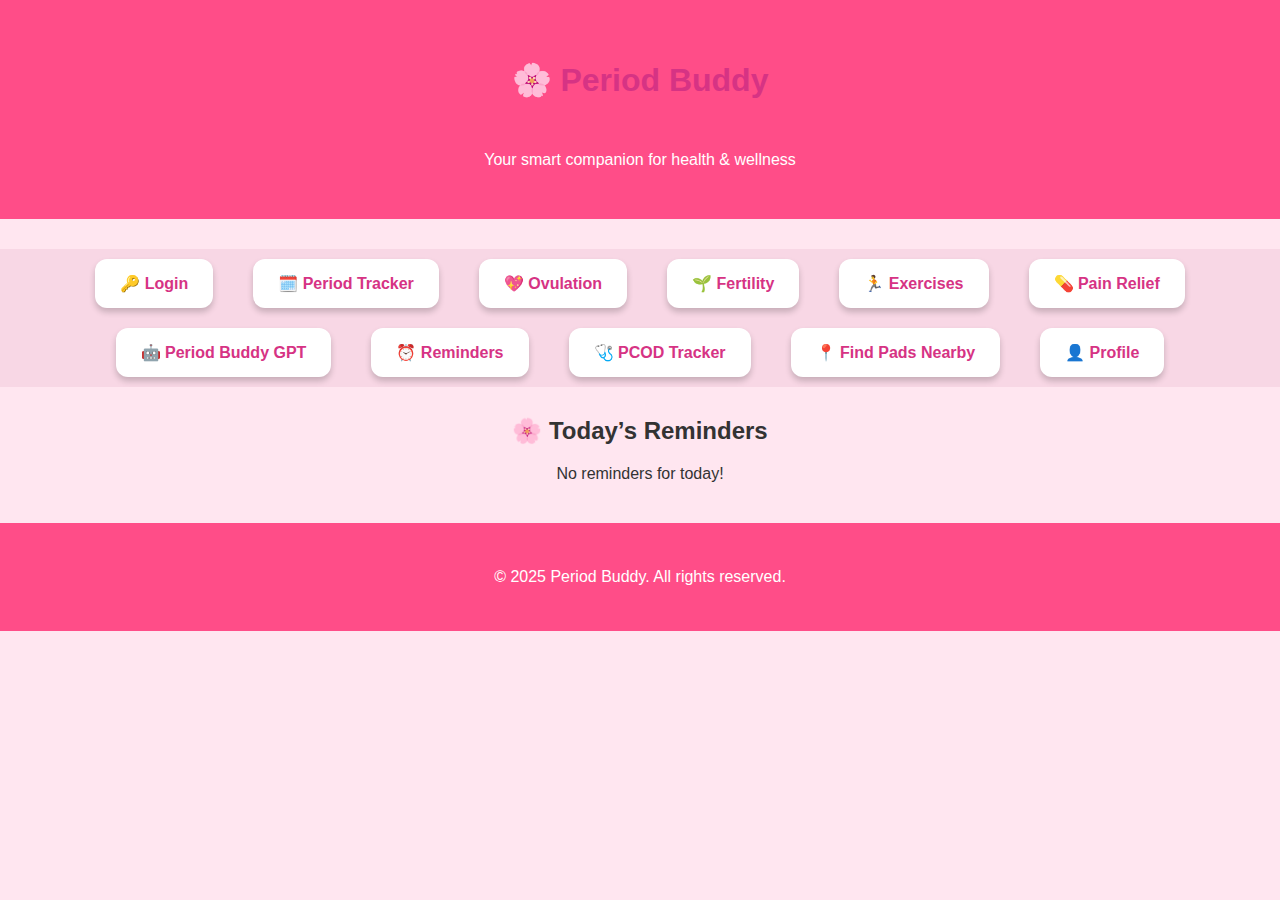
<file: index.html>
<!DOCTYPE html>
<html lang="en">
<head>
  <meta charset="UTF-8">
  <title>Period Buddy - Home</title>
  <link rel="stylesheet" href="style.css">
  <style>
    body {
      font-family: Arial, sans-serif;
      text-align: center;
      background: #ffe6f0;
      margin: 0;
      padding: 0;
    }
    header {
      background: #ff4d88;
      color: white;
      padding: 20px;
    }
    nav {
      margin: 30px auto;
      display: flex;
      flex-wrap: wrap;
      justify-content: center;
      gap: 20px;
    }
    a {
      display: inline-block;
      padding: 15px 25px;
      background: white;
      border-radius: 12px;
      text-decoration: none;
      color: #ff4d88;
      font-weight: bold;
      box-shadow: 0px 4px 6px rgba(0,0,0,0.2);
      transition: transform 0.2s, background 0.3s;
    }
    a:hover {
      background: #ffb3cc;
      transform: scale(1.05);
    }
    footer {
      margin-top: 40px;
      padding: 15px;
      background: #ff4d88;
      color: white;
    }
  </style>
</head>
<body>
  <header>
    <h1>🌸 Period Buddy</h1>
    <p>Your smart companion for health & wellness</p>
  </header>

  <nav>
    <a href="login.html">🔑 Login</a>
    <a href="periodtracker.html">🗓️ Period Tracker</a>
    <a href="ovulation.html">💖 Ovulation</a>
    <a href="fertility.html">🌱 Fertility</a>
    <a href="exercises.html">🏃 Exercises</a>
    <a href="pain.html">💊 Pain Relief</a>
    <a href="periodbuddygpt.html">🤖 Period Buddy GPT</a>
    <a href="reminders.html">⏰ Reminders </a>
    <a href="pcod.html">🩺 PCOD Tracker</a>
    <a href="geotag.html">📍 Find Pads Nearby</a>
    <a href="profile.html">👤 Profile</a>

  </nav>
<div class="container">
    <h2>🌸 Today’s Reminders</h2>
    <div id="alerts">Loading reminders...</div>
  </div>

  <script>
    function showReminders() {
      const reminders = JSON.parse(localStorage.getItem('reminders')) || [];
      const alertsDiv = document.getElementById('alerts');
      alertsDiv.innerHTML = "";

      const now = new Date();
      let hasToday = false;

      reminders.forEach(reminder => {
        const reminderDateTime = new Date(reminder.date + "T" + reminder.time);
        if (reminderDateTime.toDateString() === now.toDateString()) {
          hasToday = true;

          // Display on page
          const p = document.createElement('div');
          p.className = "alert";
          p.textContent = `⏰ Today: ${reminder.type} at ${reminder.time}`;
          alertsDiv.appendChild(p);

          // Alert popup if the time is now
          const diff = reminderDateTime - now;
          if (diff >= 0 && diff < 60000) { // within 1 minute
            alert(`⏰ Reminder: ${reminder.type} at ${reminder.time}`);
          }
        }
      });

      if (!hasToday) {
        alertsDiv.textContent = "No reminders for today!";
      }
    }

    // Check reminders on page load
    showReminders();

    // Optional: check every minute for new reminders
    setInterval(showReminders, 60000);
  </script>
  <footer>
    <p>© 2025 Period Buddy. All rights reserved.</p>
  </footer>
</body>
</html>
</file>
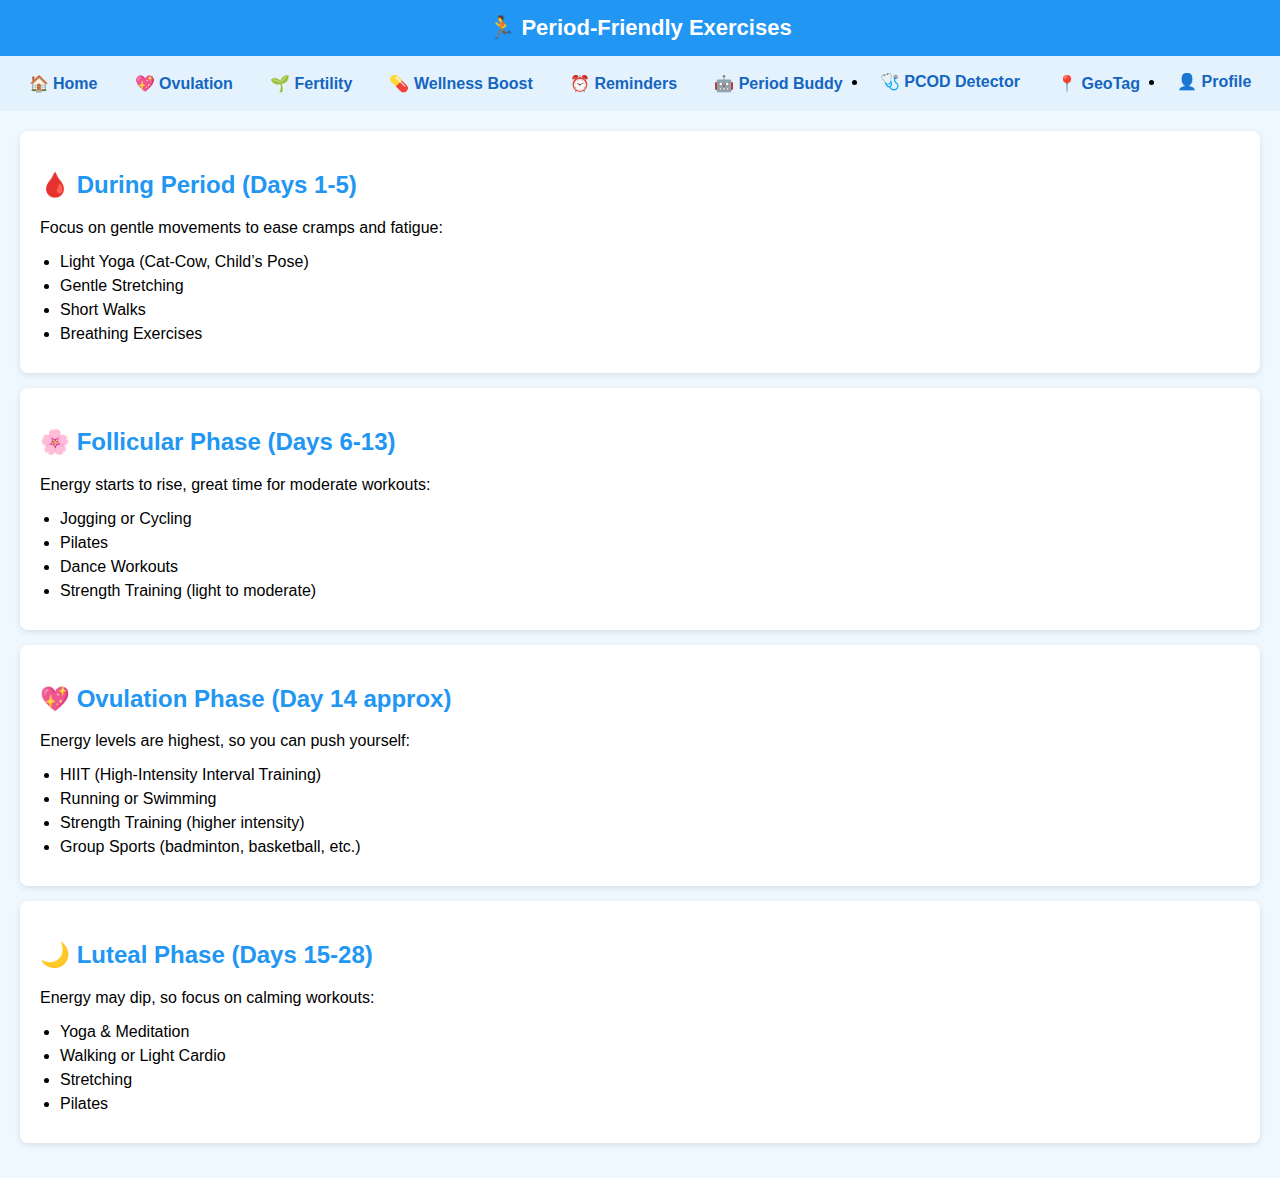
<file: exercises.html>
<!DOCTYPE html>
<html lang="en">
<head>
  <meta charset="UTF-8">
  <meta name="viewport" content="width=device-width, initial-scale=1.0">
  <title>Exercises for Period Health</title>
  <style>
    body {
      font-family: Arial, sans-serif;
      margin: 0; padding: 0;
      background: #f0f8ff;
    }
    header {
      background: #2196f3;
      color: white;
      padding: 15px;
      text-align: center;
      font-size: 22px;
      font-weight: bold;
    }
    nav {
      background: #e3f2fd;
      padding: 10px;
      display: flex;
      justify-content: space-around;
      flex-wrap: wrap;
    }
    nav a {
      text-decoration: none;
      color: #1565c0;
      font-weight: bold;
      padding: 8px 12px;
      border-radius: 6px;
    }
    nav a:hover {
      background: #2196f3;
      color: white;
    }
    .container {
      padding: 20px;
    }
    .card {
      background: white;
      padding: 20px;
      margin-bottom: 15px;
      border-radius: 8px;
      box-shadow: 0px 2px 6px rgba(0,0,0,0.1);
    }
    h2 {
      color: #2196f3;
    }
    ul {
      margin: 10px 0;
      padding-left: 20px;
    }
    li {
      margin: 6px 0;
    }
  </style>
</head>
<body>
  <header>🏃 Period-Friendly Exercises</header>

  <nav>
    <a href="index.html">🏠 Home</a>
    <a href="ovulation.html">💖 Ovulation</a>
    <a href="fertility.html">🌱 Fertility</a>
    <a href="pain.html">💊 Wellness Boost</a>
    <a href="reminders.html">⏰ Reminders</a>
    <a href="periodbuddygpt.html">🤖 Period Buddy</a>
    <li><a href="pcod.html">🩺 PCOD Detector</a></li>
    <a href="geotag.html">📍 GeoTag</a>
    <li><a href="profile.html">👤 Profile</a></li>

  </nav>

  <div class="container">
    <div class="card">
      <h2>🩸 During Period (Days 1-5)</h2>
      <p>Focus on gentle movements to ease cramps and fatigue:</p>
      <ul>
        <li>Light Yoga (Cat-Cow, Child’s Pose)</li>
        <li>Gentle Stretching</li>
        <li>Short Walks</li>
        <li>Breathing Exercises</li>
      </ul>
    </div>

    <div class="card">
      <h2>🌸 Follicular Phase (Days 6-13)</h2>
      <p>Energy starts to rise, great time for moderate workouts:</p>
      <ul>
        <li>Jogging or Cycling</li>
        <li>Pilates</li>
        <li>Dance Workouts</li>
        <li>Strength Training (light to moderate)</li>
      </ul>
    </div>

    <div class="card">
      <h2>💖 Ovulation Phase (Day 14 approx)</h2>
      <p>Energy levels are highest, so you can push yourself:</p>
      <ul>
        <li>HIIT (High-Intensity Interval Training)</li>
        <li>Running or Swimming</li>
        <li>Strength Training (higher intensity)</li>
        <li>Group Sports (badminton, basketball, etc.)</li>
      </ul>
    </div>

    <div class="card">
      <h2>🌙 Luteal Phase (Days 15-28)</h2>
      <p>Energy may dip, so focus on calming workouts:</p>
      <ul>
        <li>Yoga & Meditation</li>
        <li>Walking or Light Cardio</li>
        <li>Stretching</li>
        <li>Pilates</li>
      </ul>
    </div>
  </div>
</body>
</html>
</file>
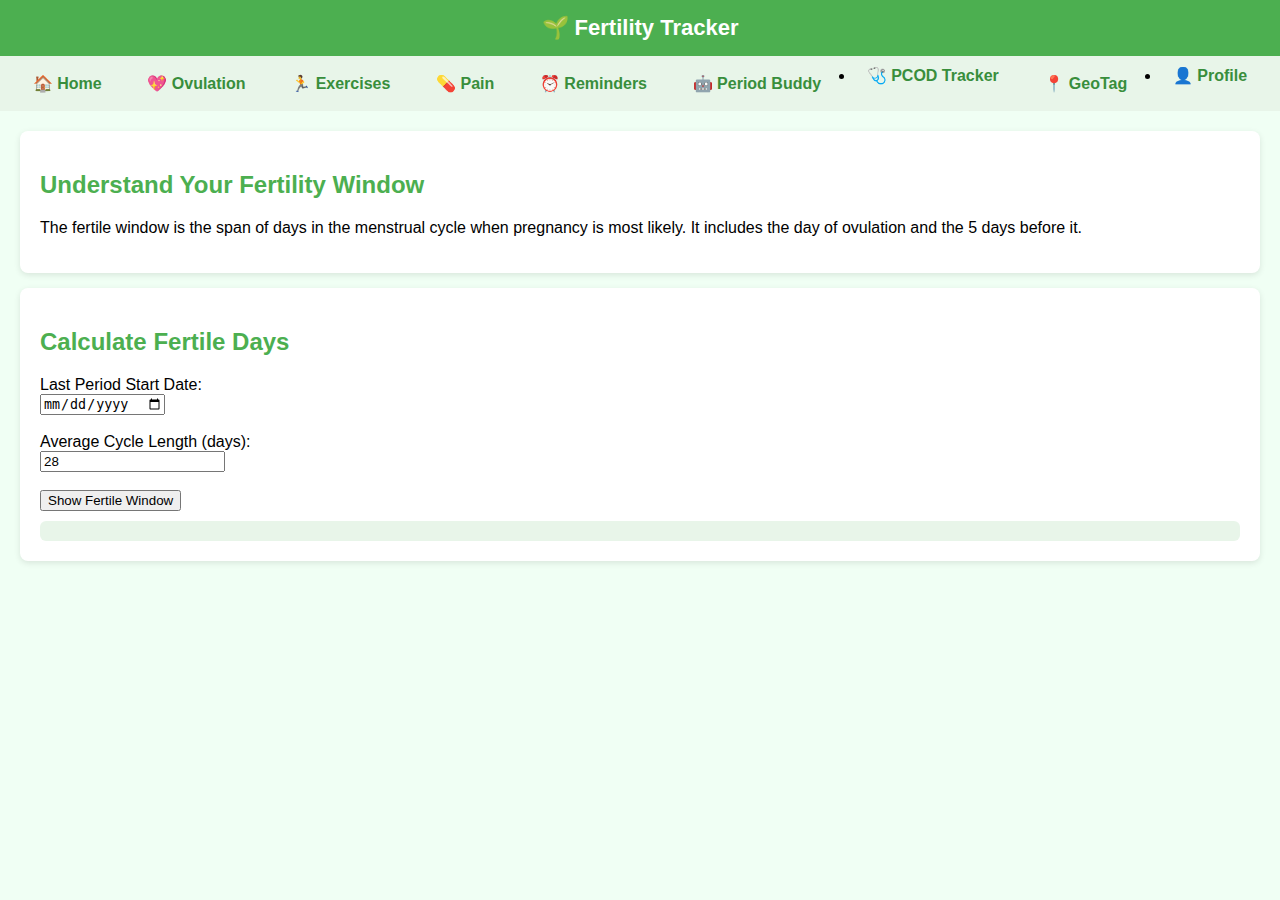
<file: fertility.html>
<!DOCTYPE html>
<html lang="en">
<head>
  <meta charset="UTF-8">
  <meta name="viewport" content="width=device-width, initial-scale=1.0">
  <title>Fertility Tracker</title>
  <style>
    body {
      font-family: Arial, sans-serif;
      margin: 0; padding: 0;
      background: #f0fff4;
    }
    header {
      background: #4caf50;
      color: white;
      padding: 15px;
      text-align: center;
      font-size: 22px;
      font-weight: bold;
    }
    nav {
      background: #e8f5e9;
      padding: 10px;
      display: flex;
      justify-content: space-around;
      flex-wrap: wrap;
    }
    nav a {
      text-decoration: none;
      color: #388e3c;
      font-weight: bold;
      padding: 8px 12px;
      border-radius: 6px;
    }
    nav a:hover {
      background: #4caf50;
      color: white;
    }
    .container {
      padding: 20px;
    }
    .card {
      background: white;
      padding: 20px;
      margin-bottom: 15px;
      border-radius: 8px;
      box-shadow: 0px 2px 6px rgba(0,0,0,0.1);
    }
    h2 {
      color: #4caf50;
    }
    .tip {
      background: #e8f5e9;
      padding: 10px;
      border-radius: 6px;
      margin-top: 10px;
    }
  </style>
</head>
<body>
  <header>🌱 Fertility Tracker</header>

  <nav>
    <a href="index.html">🏠 Home</a>
    <a href="ovulation.html">💖 Ovulation</a>
    <a href="exercises.html">🏃 Exercises</a>
    <a href="pain.html">💊 Pain</a>
    <a href="reminders.html">⏰ Reminders</a>
    <a href="periodbuddygpt.html">🤖 Period Buddy</a>
    <li><a href="pcod.html">🩺 PCOD Tracker</a></li>
    <a href="geotag.html">📍 GeoTag</a>
    <li><a href="profile.html">👤 Profile</a></li>

  </nav>

  <div class="container">
    <div class="card">
      <h2>Understand Your Fertility Window</h2>
      <p>The fertile window is the span of days in the menstrual cycle when pregnancy is most likely. It includes the day of ovulation and the 5 days before it.</p>
    </div>

    <div class="card">
      <h2>Calculate Fertile Days</h2>
      <form>
        <label>Last Period Start Date:</label><br>
        <input type="date" id="fertilityStart"><br><br>
        <label>Average Cycle Length (days):</label><br>
        <input type="number" id="fertilityCycle" value="28"><br><br>
        <button type="button" onclick="calculateFertility()">Show Fertile Window</button>
      </form>
      <div id="fertileResult" class="tip"></div>
    </div>
  </div>

  <script>
    function calculateFertility() {
      let startDate = document.getElementById('fertilityStart').value;
      let cycleLength = parseInt(document.getElementById('fertilityCycle').value);
      if (!startDate || isNaN(cycleLength)) {
        document.getElementById('fertileResult').innerHTML = "⚠️ Please fill in all details.";
        return;
      }
      let start = new Date(startDate);
      let ovulationDay = new Date(start.getTime() + ((cycleLength - 14) * 24 * 60 * 60 * 1000));

      let fertileStart = new Date(ovulationDay.getTime() - (5 * 24 * 60 * 60 * 1000));
      let fertileEnd = ovulationDay;

      document.getElementById('fertileResult').innerHTML =
        "🌼 Your fertile window is: <br><b>" +
        fertileStart.toDateString() + " - " + fertileEnd.toDateString() + "</b>";
    }
  </script>
</body>
</html>
</file>
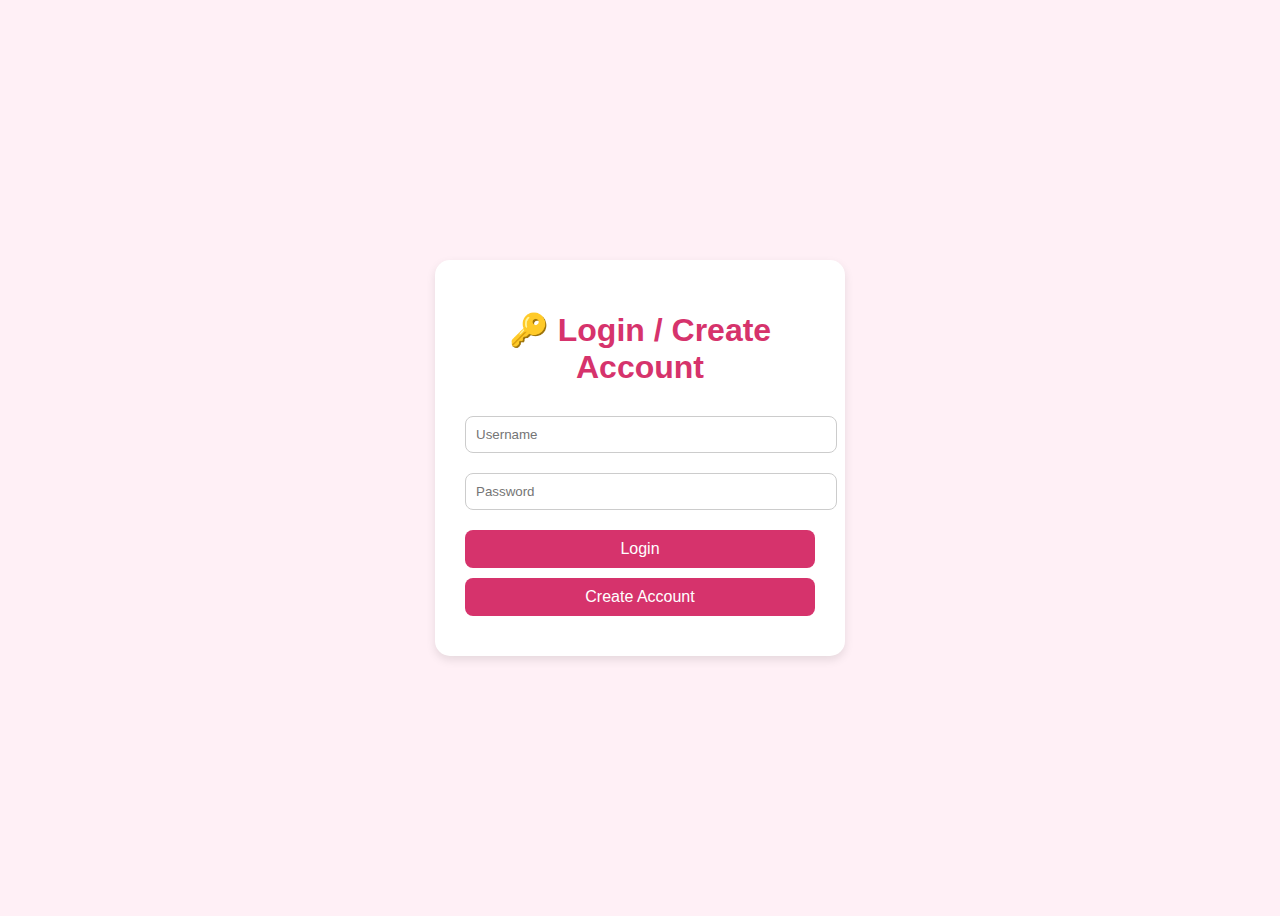
<file: login.html>
<!DOCTYPE html>
<html lang="en">
<head>
    <meta charset="UTF-8">
    <title>🔑 Login / Create Account</title>
    <style>
        body { font-family: Arial, sans-serif; background: #fff0f6; color: #333; display: flex; justify-content: center; align-items: center; height: 100vh; }
        .container { background: #fff; padding: 30px; border-radius: 15px; box-shadow: 0 4px 10px rgba(0,0,0,0.1); width: 350px; }
        h1 { color: #d6336c; text-align: center; margin-bottom: 20px; }
        input { width: 100%; padding: 10px; margin: 10px 0; border-radius: 8px; border: 1px solid #ccc; }
        button { width: 100%; padding: 10px; background-color: #d6336c; color: white; border: none; border-radius: 8px; cursor: pointer; font-size: 16px; margin-top: 10px; }
        button:hover { background-color: #b02657; }
        #message { text-align: center; margin-top: 10px; font-weight: bold; }
    </style>
</head>
<body>
    <div class="container">
        <h1>🔑 Login / Create Account</h1>
        <input type="text" id="username" placeholder="Username">
        <input type="password" id="password" placeholder="Password">
        <button onclick="login()">Login</button>
        <button onclick="createAccount()">Create Account</button>
        <div id="message"></div>
    </div>

    <script>
        function createAccount() {
            const username = document.getElementById('username').value.trim();
            const password = document.getElementById('password').value.trim();
            const message = document.getElementById('message');

            if(!username || !password) { 
                message.innerText = "Please enter both username and password.";
                message.style.color = "red";
                return; 
            }

            let users = JSON.parse(localStorage.getItem('users') || '{}');

            if(users[username]) {
                message.innerText = "Username already exists!";
                message.style.color = "red";
            } else {
                users[username] = password;
                localStorage.setItem('users', JSON.stringify(users));
                message.innerText = "Account created! You can now login.";
                message.style.color = "green";
            }
        }

        function login() {
            const username = document.getElementById('username').value.trim();
            const password = document.getElementById('password').value.trim();
            const message = document.getElementById('message');

            let users = JSON.parse(localStorage.getItem('users') || '{}');

            if(users[username] && users[username] === password) {
                // Save current user
                localStorage.setItem('currentUser', username);
                message.innerText = "Login successful!";
                message.style.color = "green";

                // Redirect to home page after login
                setTimeout(() => {
                    window.location.href = "index.html";
                }, 1000);
            } else {
                message.innerText = "Invalid username or password!";
                message.style.color = "red";
            }
        }
    </script>
</body>
</html>
</file>
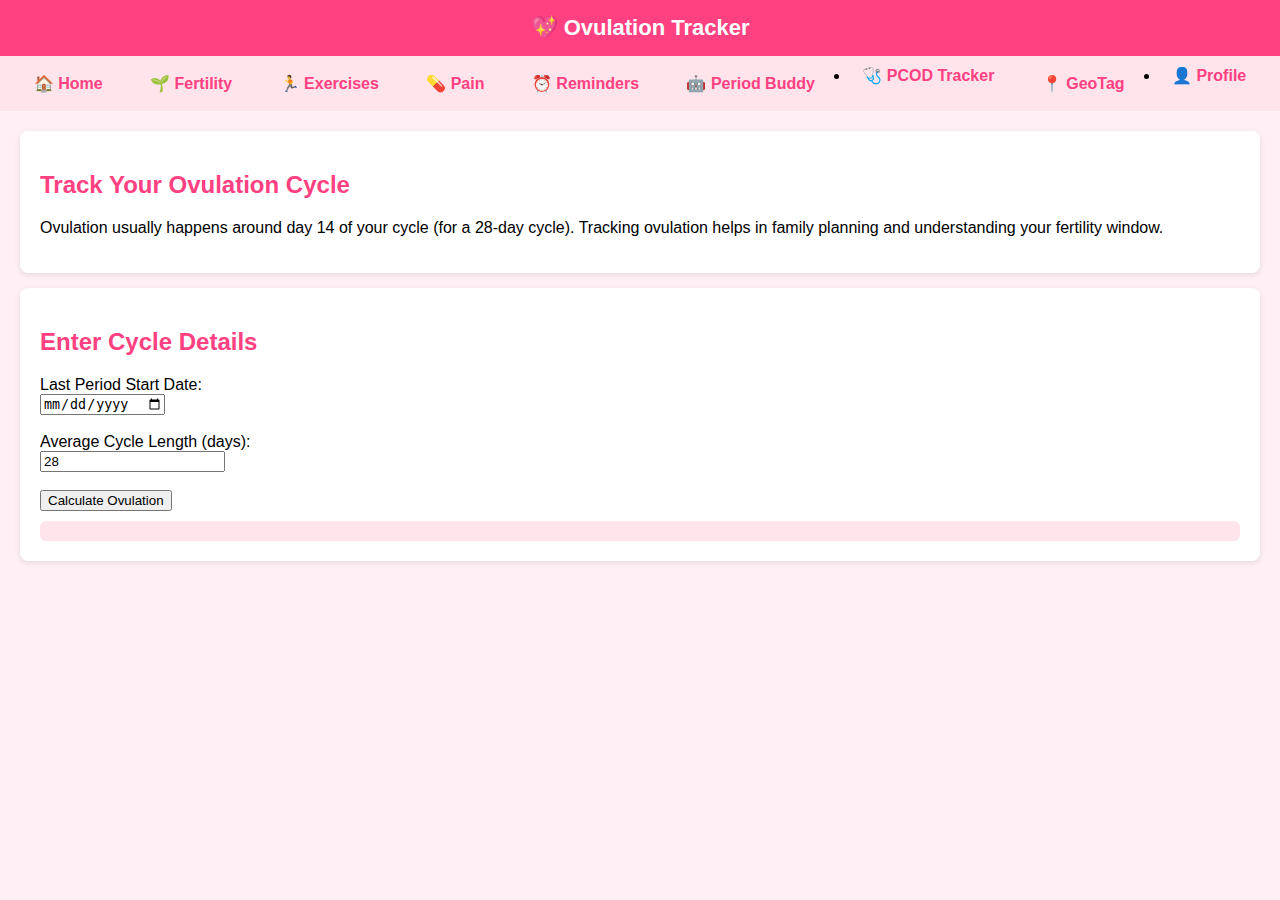
<file: ovulation.html>
<!DOCTYPE html>
<html lang="en">
<head>
  <meta charset="UTF-8">
  <meta name="viewport" content="width=device-width, initial-scale=1.0">
  <title>Ovulation Tracker</title>
  <style>
    body {
      font-family: Arial, sans-serif;
      margin: 0; padding: 0;
      background: #fff0f5;
    }
    header {
      background: #ff4081;
      color: white;
      padding: 15px;
      text-align: center;
      font-size: 22px;
      font-weight: bold;
    }
    nav {
      background: #ffe4ec;
      padding: 10px;
      display: flex;
      justify-content: space-around;
      flex-wrap: wrap;
    }
    nav a {
      text-decoration: none;
      color: #ff4081;
      font-weight: bold;
      padding: 8px 12px;
      border-radius: 6px;
    }
    nav a:hover {
      background: #ff4081;
      color: white;
    }
    .container {
      padding: 20px;
    }
    .card {
      background: white;
      padding: 20px;
      margin-bottom: 15px;
      border-radius: 8px;
      box-shadow: 0px 2px 6px rgba(0,0,0,0.1);
    }
    h2 {
      color: #ff4081;
    }
    .tip {
      background: #ffe4ec;
      padding: 10px;
      border-radius: 6px;
      margin-top: 10px;
    }
  </style>
</head>
<body>
  <header>💖 Ovulation Tracker</header>

  <nav>
    <a href="index.html">🏠 Home</a>
    <a href="fertility.html">🌱 Fertility</a>
    <a href="exercises.html">🏃 Exercises</a>
    <a href="pain.html">💊 Pain</a>
    <a href="reminders.html">⏰ Reminders</a>
    <a href="periodbuddygpt.html">🤖 Period Buddy</a>
    <li><a href="pcod.html">🩺 PCOD Tracker</a></li>
    <a href="geotag.html">📍 GeoTag</a>
    <li><a href="profile.html">👤 Profile</a></li>

  </nav>

  <div class="container">
    <div class="card">
      <h2>Track Your Ovulation Cycle</h2>
      <p>Ovulation usually happens around day 14 of your cycle (for a 28-day cycle). Tracking ovulation helps in family planning and understanding your fertility window.</p>
    </div>

    <div class="card">
      <h2>Enter Cycle Details</h2>
      <form>
        <label>Last Period Start Date:</label><br>
        <input type="date" id="periodStart"><br><br>
        <label>Average Cycle Length (days):</label><br>
        <input type="number" id="cycleLength" value="28"><br><br>
        <button type="button" onclick="calculateOvulation()">Calculate Ovulation</button>
      </form>
      <div id="result" class="tip"></div>
    </div>
  </div>

  <script>
    function calculateOvulation() {
      let startDate = document.getElementById('periodStart').value;
      let cycleLength = parseInt(document.getElementById('cycleLength').value);
      if (!startDate || isNaN(cycleLength)) {
        document.getElementById('result').innerHTML = "⚠️ Please fill in all details.";
        return;
      }
      let start = new Date(startDate);
      let ovulationDay = new Date(start.getTime() + ((cycleLength - 14) * 24 * 60 * 60 * 1000));
      document.getElementById('result').innerHTML = 
        "💡 Your estimated ovulation day is: <b>" + ovulationDay.toDateString() + "</b>";
    }
  </script>
</body>
</html>
</file>
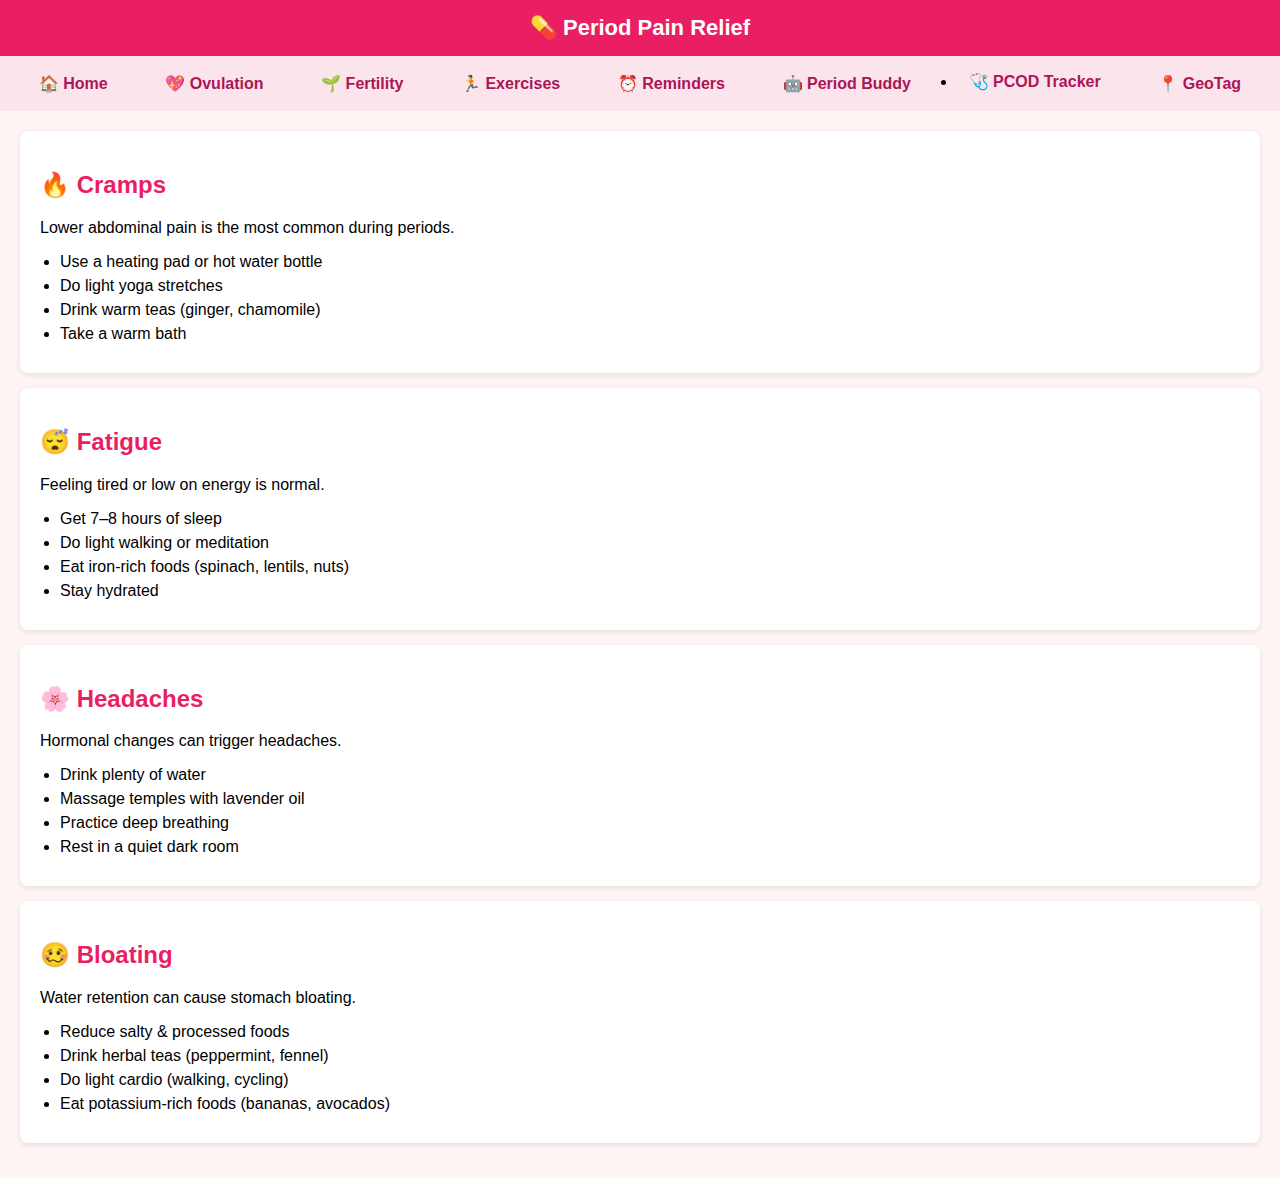
<file: pain.html>
<!DOCTYPE html>
<html lang="en">
<head>
  <meta charset="UTF-8">
  <meta name="viewport" content="width=device-width, initial-scale=1.0">
  <title>Pain Relief Tips</title>
  <style>
    body {
      font-family: Arial, sans-serif;
      margin: 0; padding: 0;
      background: #fff5f5;
    }
    header {
      background: #e91e63;
      color: white;
      padding: 15px;
      text-align: center;
      font-size: 22px;
      font-weight: bold;
    }
    nav {
      background: #fce4ec;
      padding: 10px;
      display: flex;
      justify-content: space-around;
      flex-wrap: wrap;
    }
    nav a {
      text-decoration: none;
      color: #ad1457;
      font-weight: bold;
      padding: 8px 12px;
      border-radius: 6px;
    }
    nav a:hover {
      background: #e91e63;
      color: white;
    }
    .container {
      padding: 20px;
    }
    .card {
      background: white;
      padding: 20px;
      margin-bottom: 15px;
      border-radius: 8px;
      box-shadow: 0px 2px 6px rgba(0,0,0,0.1);
    }
    h2 {
      color: #e91e63;
    }
    ul {
      margin: 10px 0;
      padding-left: 20px;
    }
    li {
      margin: 6px 0;
    }
  </style>
</head>
<body>
  <header>💊 Period Pain Relief</header>

  <nav>
    <a href="index.html">🏠 Home</a>
    <a href="ovulation.html">💖 Ovulation</a>
    <a href="fertility.html">🌱 Fertility</a>
    <a href="exercises.html">🏃 Exercises</a>
    <a href="reminders.html">⏰ Reminders</a>
    <a href="periodbuddygpt.html">🤖 Period Buddy</a>
    <li><a href="pcod.html">🩺 PCOD Tracker</a></li>
    <a href="geotag.html">📍 GeoTag</a>
  </nav>

  <div class="container">
    <div class="card">
      <h2>🔥 Cramps</h2>
      <p>Lower abdominal pain is the most common during periods.</p>
      <ul>
        <li>Use a heating pad or hot water bottle</li>
        <li>Do light yoga stretches</li>
        <li>Drink warm teas (ginger, chamomile)</li>
        <li>Take a warm bath</li>
      </ul>
    </div>

    <div class="card">
      <h2>😴 Fatigue</h2>
      <p>Feeling tired or low on energy is normal.</p>
      <ul>
        <li>Get 7–8 hours of sleep</li>
        <li>Do light walking or meditation</li>
        <li>Eat iron-rich foods (spinach, lentils, nuts)</li>
        <li>Stay hydrated</li>
      </ul>
    </div>

    <div class="card">
      <h2>🌸 Headaches</h2>
      <p>Hormonal changes can trigger headaches.</p>
      <ul>
        <li>Drink plenty of water</li>
        <li>Massage temples with lavender oil</li>
        <li>Practice deep breathing</li>
        <li>Rest in a quiet dark room</li>
      </ul>
    </div>

    <div class="card">
      <h2>🥴 Bloating</h2>
      <p>Water retention can cause stomach bloating.</p>
      <ul>
        <li>Reduce salty & processed foods</li>
        <li>Drink herbal teas (peppermint, fennel)</li>
        <li>Do light cardio (walking, cycling)</li>
        <li>Eat potassium-rich foods (bananas, avocados)</li>
      </ul>
    </div>
  </div>
</body>
</html>
</file>
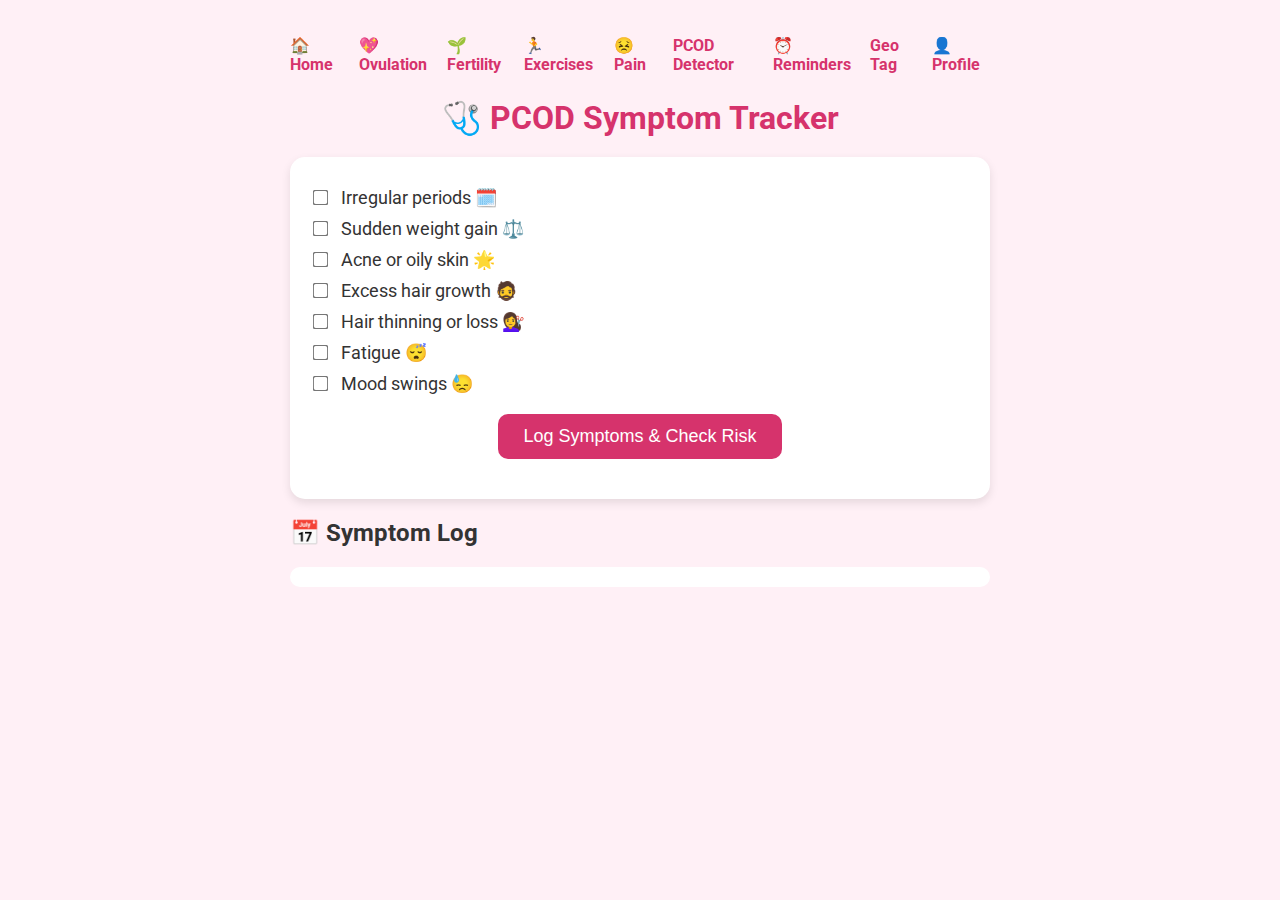
<file: pcod.html>
<!DOCTYPE html>
<html lang="en">
<head>
    <meta charset="UTF-8">
    <title>🩺 PCOD Tracker</title>
    <link href="https://fonts.googleapis.com/css2?family=Roboto:wght@400;700&display=swap" rel="stylesheet">
    <style>
        body { font-family: 'Roboto', sans-serif; background: #fff0f6; color: #333; padding: 20px; max-width: 700px; margin: auto; }
        h1 { color: #d6336c; text-align: center; margin-bottom: 20px; }
        form { background: #fff; padding: 20px; border-radius: 15px; box-shadow: 0 4px 10px rgba(0,0,0,0.1); }
        label { display: block; margin: 10px 0; font-size: 18px; }
        input[type="checkbox"] { margin-right: 10px; transform: scale(1.2); }
        button { display: block; margin: 20px auto; padding: 12px 25px; background-color: #d6336c; color: #fff; font-size: 18px; border: none; border-radius: 10px; cursor: pointer; transition: 0.3s; }
        button:hover { background-color: #b02657; }
        #result, #log { text-align: center; font-size: 18px; margin-top: 20px; font-weight: bold; }
        nav ul { list-style: none; display: flex; gap: 15px; justify-content: center; margin-bottom: 25px; padding: 0; }
        nav a { text-decoration: none; color: #d6336c; font-weight: bold; font-size: 16px; }
        nav a:hover { text-decoration: underline; }
        #log { text-align: left; max-height: 200px; overflow-y: auto; background: #fff; padding: 10px; border-radius: 10px; }
    </style>
</head>
<body>

    <nav>
        <ul>
            <li><a href="index.html">🏠 Home</a></li>
            <li><a href="ovulation.html">💖 Ovulation</a></li>
            <li><a href="fertility.html">🌱 Fertility</a></li>
            <li><a href="exercises.html">🏃 Exercises</a></li>
            <li><a href="pain.html">😣 Pain</a></li>
            <li><a href="pcod.html"> PCOD Detector</a></li>
            <li><a href="reminders.html">⏰ Reminders</a></li>
            <li><a href="geotag.html">Geo Tag</a></li>
            <li><a href="profile.html">👤 Profile</a></li>
            
            
        </ul>
    </nav>

    <h1>🩺 PCOD Symptom Tracker</h1>

    <form id="pcodForm">
        <label><input type="checkbox" name="symptom" value="irregular_periods"> Irregular periods 🗓️</label>
        <label><input type="checkbox" name="symptom" value="weight_gain"> Sudden weight gain ⚖️</label>
        <label><input type="checkbox" name="symptom" value="acne"> Acne or oily skin 🌟</label>
        <label><input type="checkbox" name="symptom" value="excess_hair"> Excess hair growth 🧔</label>
        <label><input type="checkbox" name="symptom" value="hair_loss"> Hair thinning or loss 💇‍♀️</label>
        <label><input type="checkbox" name="symptom" value="fatigue"> Fatigue 😴</label>
        <label><input type="checkbox" name="symptom" value="mood_swings"> Mood swings 😓</label>
        <button type="button" onclick="trackPCOD()">Log Symptoms & Check Risk</button>
    </form>

    <div id="result"></div>
    <h2>📅 Symptom Log</h2>
    <div id="log"></div>

    <script>
        function trackPCOD() {
            const form = document.getElementById('pcodForm');
            const symptoms = Array.from(form.querySelectorAll('input[name="symptom"]:checked')).map(s => s.nextSibling.textContent.trim());
            const count = symptoms.length;
            const result = document.getElementById('result');

            // Determine risk
            if(count >= 4){
                result.innerText = "⚠️ High risk of PCOD. Please consult a doctor!";
                result.style.color = "red";
            } else if(count >= 2){
                result.innerText = "⚠️ Moderate risk of PCOD. Monitor symptoms and consider consulting a doctor.";
                result.style.color = "orange";
            } else {
                result.innerText = "✅ Low risk of PCOD. Maintain a healthy lifestyle!";
                result.style.color = "green";
            }

            // Log today’s symptoms
            const today = new Date().toLocaleDateString();
            let logs = JSON.parse(localStorage.getItem('pcodLogs') || '[]');
            logs.push({ date: today, symptoms: symptoms });
            localStorage.setItem('pcodLogs', JSON.stringify(logs));
            displayLogs();
        }

        function displayLogs() {
            const logs = JSON.parse(localStorage.getItem('pcodLogs') || '[]');
            const logDiv = document.getElementById('log');
            logDiv.innerHTML = logs.map(l => `📅 ${l.date}: ${l.symptoms.join(', ') || 'No symptoms'}`).join('<br>');
        }

        // Show logs on page load
        displayLogs();
    </script>

</body>
</html>
</file>
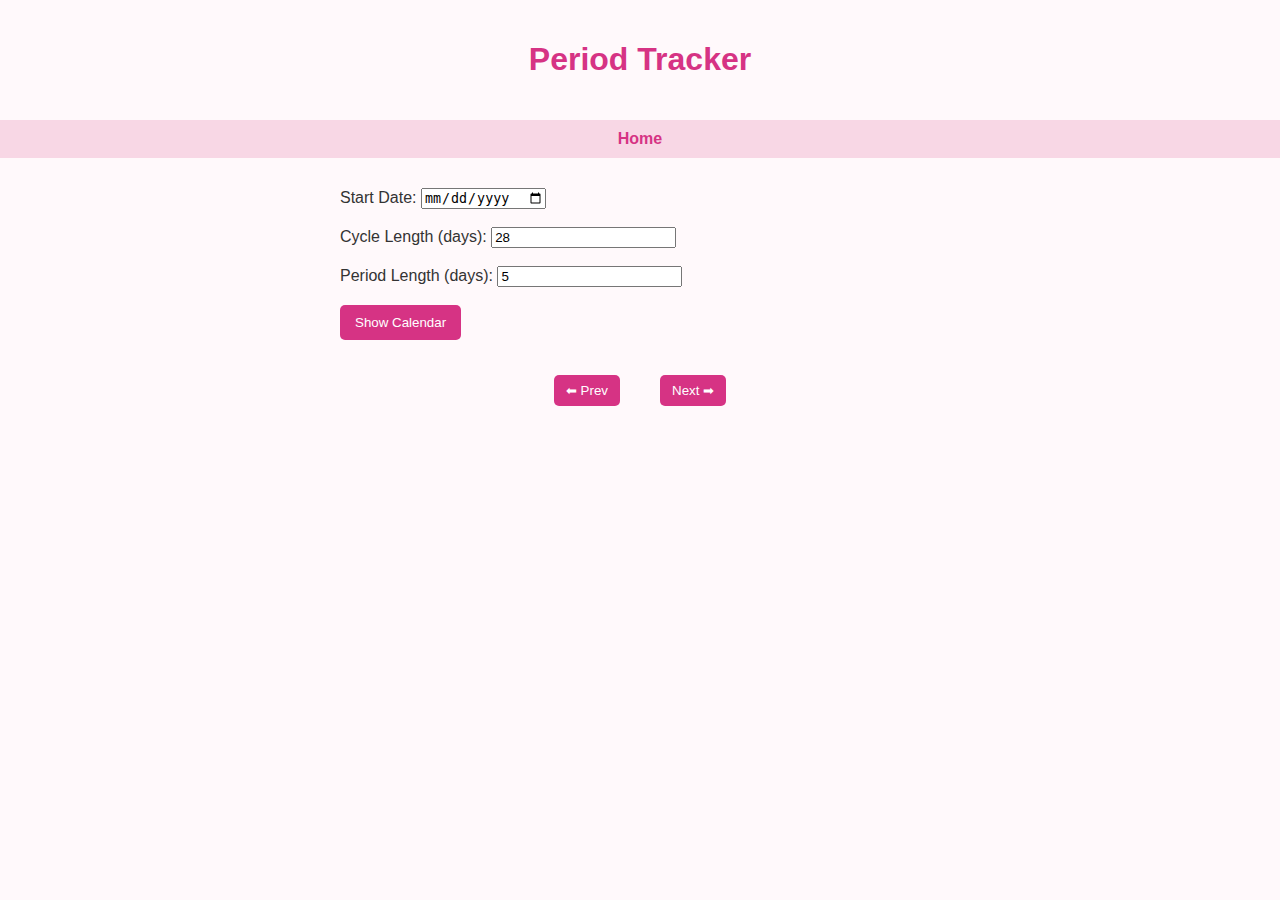
<file: periodtracker.html>
<!DOCTYPE html>
<html lang="en">
<head>
  <meta charset="UTF-8">
  <title>Period Tracker</title>

  <link rel="stylesheet" href="style.css">
  <style>
    .calendar {
      display: grid;
      grid-template-columns: repeat(7, 1fr);
      gap: 5px;
      max-width: 600px;
      margin: 20px auto;
    }
    .day {
      border: 1px solid #ccc;
      padding: 10px;
      text-align: center;
      border-radius: 5px;
      background: #fff;
    }
    .period {
      background: #f8d7e5;
      color: #d63384;
      font-weight: bold;
    }
    .fertile {
      background: #d1f7d1;
      color: #0a8a0a;
      font-weight: bold;
    }
    .ovulation {
      background: #ffe7a5;
      color: #b37400;
      font-weight: bold;
    }
    .calendar-header {
      text-align: center;
      margin-top: 20px;
      display: flex;
      justify-content: center;
      align-items: center;
      gap: 20px;
    }
    .nav-btn {
      background: #d63384;
      color: white;
      border: none;
      padding: 8px 12px;
      border-radius: 5px;
      cursor: pointer;
    }
    .nav-btn:hover {
      background: #b12a6e;
    }
  </style>
  <script>
    let cycleStart = null;
    let cycleLength = 28;
    let periodLength = 5;
    let displayMonth, displayYear;

    function initTracker(event) {
      if (event) event.preventDefault();

      cycleStart = new Date(document.getElementById("start").value);
      cycleLength = parseInt(document.getElementById("cycle").value || 28);
      periodLength = parseInt(document.getElementById("periodLength").value || 5);

      if (isNaN(cycleStart.getTime())) {
        alert("Please select a start date.");
        return;
      }

      // Start with month of cycleStart
      displayMonth = cycleStart.getMonth();
      displayYear = cycleStart.getFullYear();
      renderCalendar(displayYear, displayMonth);
    }

    function renderCalendar(year, month) {
      const calendarDiv = document.getElementById("calendar");
      calendarDiv.innerHTML = "";

      // Update header
      document.getElementById("monthLabel").innerText =
        new Date(year, month).toLocaleString("default", { month: "long" }) + " " + year;

      const firstDay = new Date(year, month, 1).getDay();
      const daysInMonth = new Date(year, month + 1, 0).getDate();

      // Empty slots for first week
      for (let i = 0; i < firstDay; i++) {
        const emptyCell = document.createElement("div");
        emptyCell.classList.add("day");
        calendarDiv.appendChild(emptyCell);
      }

      // Generate cycle predictions
      const periodDays = [];
      const ovulationDays = [];
      const fertileDays = [];

      let current = new Date(cycleStart);
      while (current.getFullYear() <= year + 1) { // predict up to 1 year ahead
        const nextPeriod = new Date(current);
        nextPeriod.setDate(current.getDate() + cycleLength);

        const ovulation = new Date(current);
        ovulation.setDate(current.getDate() + (cycleLength - 14));

        const fertileStart = new Date(ovulation);
        fertileStart.setDate(ovulation.getDate() - 2);

        const fertileEnd = new Date(ovulation);
        fertileEnd.setDate(ovulation.getDate() + 2);

        // Collect days
        for (let i = 0; i < periodLength; i++) {
          const d = new Date(current);
          d.setDate(current.getDate() + i);
          periodDays.push(d.toDateString());
        }
        ovulationDays.push(ovulation.toDateString());

        let d = new Date(fertileStart);
        while (d <= fertileEnd) {
          fertileDays.push(d.toDateString());
          d.setDate(d.getDate() + 1);
        }

        // Move to next cycle
        current = nextPeriod;
      }

      // Fill days
      for (let day = 1; day <= daysInMonth; day++) {
        const date = new Date(year, month, day);
        const cell = document.createElement("div");
        cell.classList.add("day");
        cell.innerText = day;

        if (periodDays.includes(date.toDateString())) {
          cell.classList.add("period");
        }
        if (ovulationDays.includes(date.toDateString())) {
          cell.classList.add("ovulation");
        }
        if (fertileDays.includes(date.toDateString())) {
          cell.classList.add("fertile");
        }

        calendarDiv.appendChild(cell);
      }
    }

    function prevMonth() {
      displayMonth--;
      if (displayMonth < 0) {
        displayMonth = 11;
        displayYear--;
      }
      renderCalendar(displayYear, displayMonth);
    }

    function nextMonth() {
      displayMonth++;
      if (displayMonth > 11) {
        displayMonth = 0;
        displayYear++;
      }
      renderCalendar(displayYear, displayMonth);
    }
  </script>
</head>
<body>
  <h1>Period Tracker</h1>
  <nav>
    <a href="index.html">Home</a>
  </nav>

  <form onsubmit="initTracker(event)">
    <label>Start Date: <input type="date" id="start"></label><br><br>
    <label>Cycle Length (days): <input type="number" id="cycle" value="28"></label><br><br>
    <label>Period Length (days): <input type="number" id="periodLength" value="5"></label><br><br>
    <button type="submit">Show Calendar</button>
  </form>

  <div class="calendar-header">
    <button class="nav-btn" onclick="prevMonth()">⬅ Prev</button>
    <h2 id="monthLabel"></h2>
    <button class="nav-btn" onclick="nextMonth()">Next ➡</button>
  </div>
  <div class="calendar" id="calendar"></div>
  <script src="script.js"></script>

</body>
</html>
</file>
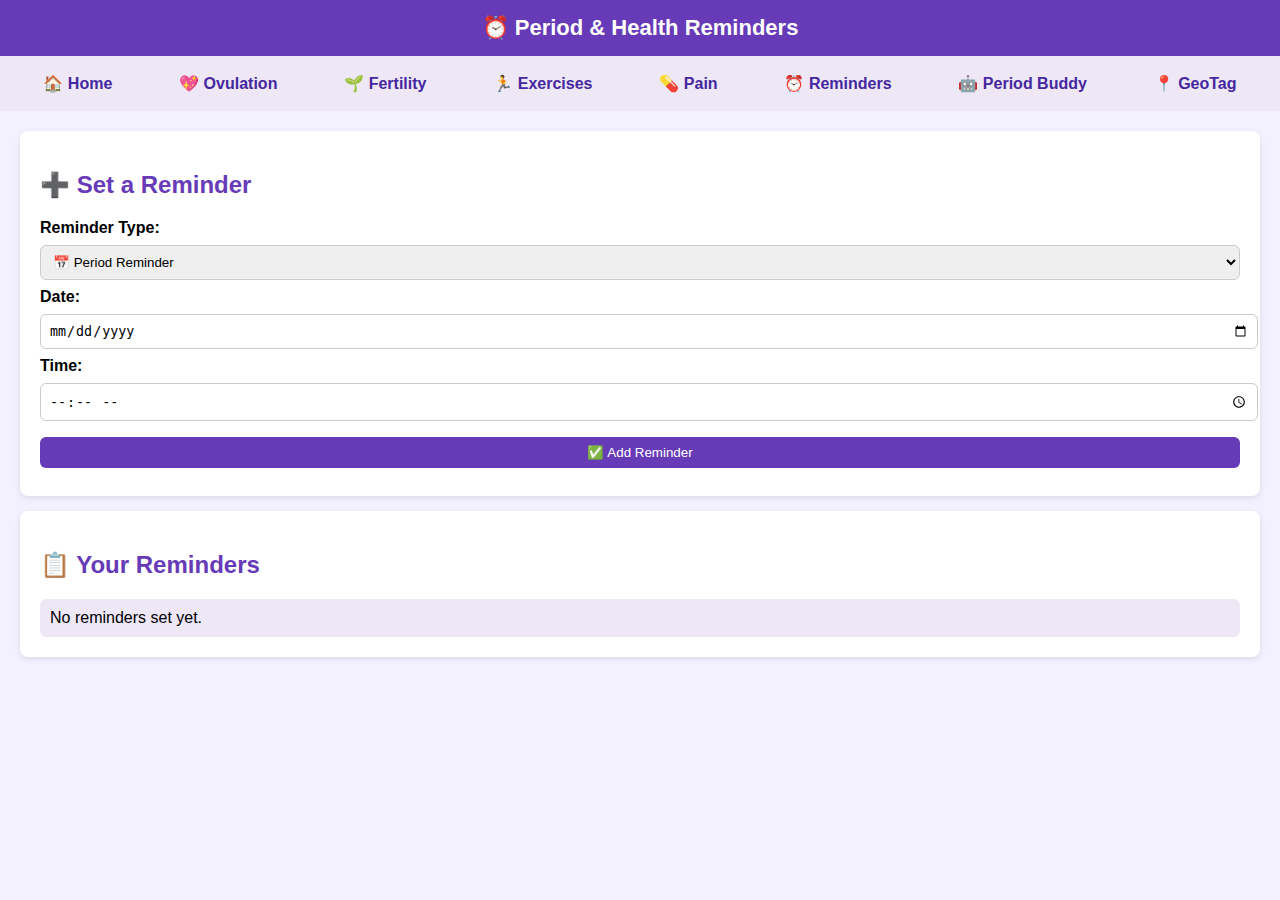
<file: reminders.html>
<!DOCTYPE html>
<html lang="en">
<head>
  <meta charset="UTF-8">
  <meta name="viewport" content="width=device-width, initial-scale=1.0">
  <title>⏰ Reminders - Period Buddy</title>
  <style>
    body {
      font-family: Arial, sans-serif;
      margin: 0; padding: 0;
      background: #f3f0ff;
    }
    header {
      background: #673ab7;
      color: white;
      padding: 15px;
      text-align: center;
      font-size: 22px;
      font-weight: bold;
    }
    nav {
      background: #ede7f6;
      padding: 10px;
      display: flex;
      justify-content: space-around;
      flex-wrap: wrap;
    }
    nav a {
      text-decoration: none;
      color: #4527a0;
      font-weight: bold;
      padding: 8px 12px;
      border-radius: 6px;
    }
    nav a:hover {
      background: #673ab7;
      color: white;
    }
    .container {
      padding: 20px;
    }
    .card {
      background: white;
      padding: 20px;
      margin-bottom: 15px;
      border-radius: 8px;
      box-shadow: 0px 2px 6px rgba(0,0,0,0.1);
    }
    h2 {
      color: #673ab7;
    }
    label {
      font-weight: bold;
    }
    input, select, button {
      margin: 8px 0;
      padding: 8px;
      width: 100%;
      border-radius: 6px;
      border: 1px solid #ccc;
    }
    button {
      background: #673ab7;
      color: white;
      border: none;
      cursor: pointer;
    }
    button:hover {
      background: #4527a0;
    }
    .reminder-list {
      margin-top: 15px;
      padding: 10px;
      background: #ede7f6;
      border-radius: 6px;
    }
    .reminder-item {
      padding: 6px 0;
    }
  </style>
</head>
<body>
  <header>⏰ Period & Health Reminders</header>

  <nav>
    <a href="index.html">🏠 Home</a>
    <a href="ovulation.html">💖 Ovulation</a>
    <a href="fertility.html">🌱 Fertility</a>
    <a href="exercises.html">🏃 Exercises</a>
    <a href="pain.html">💊 Pain</a>
    <a href="reminders.html">⏰ Reminders</a>
    <a href="periodbuddygpt.html">🤖 Period Buddy</a>
    <a href="geotag.html">📍 GeoTag</a>
  </nav>

  <div class="container">
    <div class="card">
      <h2>➕ Set a Reminder</h2>
      <form id="reminderForm">
        <label for="reminderType">Reminder Type:</label>
        <select id="reminderType">
          <option value="Period">📅 Period Reminder</option>
          <option value="Medication">💊 Medication</option>
          <option value="Exercise">🏃 Exercise</option>
          <option value="Water">💧 Drink Water</option>
        </select>

        <label for="reminderDate">Date:</label>
        <input type="date" id="reminderDate">

        <label for="reminderTime">Time:</label>
        <input type="time" id="reminderTime">

        <button type="button" onclick="addReminder()">✅ Add Reminder</button>
      </form>
    </div>

    <div class="card">
      <h2>📋 Your Reminders</h2>
      <div id="reminderList" class="reminder-list">No reminders set yet.</div>
    </div>
  </div>

  <script>
    // Load reminders from localStorage
    let reminders = JSON.parse(localStorage.getItem('reminders')) || [];

    const reminderList = document.getElementById('reminderList');

    function displayReminders() {
      reminderList.innerHTML = "";
      if (reminders.length === 0) {
        reminderList.textContent = "No reminders set yet.";
        return;
      }
      reminders.forEach(reminder => {
        const p = document.createElement('p');
        p.className = "reminder-item";
        p.textContent = `${reminder.type} → ${reminder.date} at ${reminder.time}`;
        reminderList.appendChild(p);
      });
    }

    function addReminder() {
      const type = document.getElementById('reminderType').value;
      const date = document.getElementById('reminderDate').value;
      const time = document.getElementById('reminderTime').value;

      if (!date || !time) {
        alert("⚠️ Please select both date and time.");
        return;
      }

      const newReminder = { type, date, time };
      reminders.push(newReminder);

      // Save to localStorage
      localStorage.setItem('reminders', JSON.stringify(reminders));

      displayReminders();
      document.getElementById('reminderForm').reset();
      alert("✅ Reminder added successfully!");
    }

    // Display reminders on page load
    displayReminders();
  </script>
</body>
</html>
</file>
<file: style.css>
body {
  font-family: Arial, sans-serif;
  background: #fff9fb;
  color: #333;
  margin: 0;
  padding: 0;
}

h1 {
  text-align: center;
  padding: 20px;
  color: #d63384;
}

nav {
  text-align: center;
  background: #f8d7e5;
  padding: 10px;
}

nav a {
  margin: 0 10px;
  text-decoration: none;
  color: #d63384;
  font-weight: bold;
}

nav a:hover {
  text-decoration: underline;
}

form, ul, p {
  max-width: 600px;
  margin: 20px auto;
  padding: 10px;
}
button {
  background: #d63384;
  color: white;
  border: none;
  padding: 10px 15px;
  border-radius: 5px;
  cursor: pointer;
}
button:hover {
  background: #b12a6e;
}
</file>
